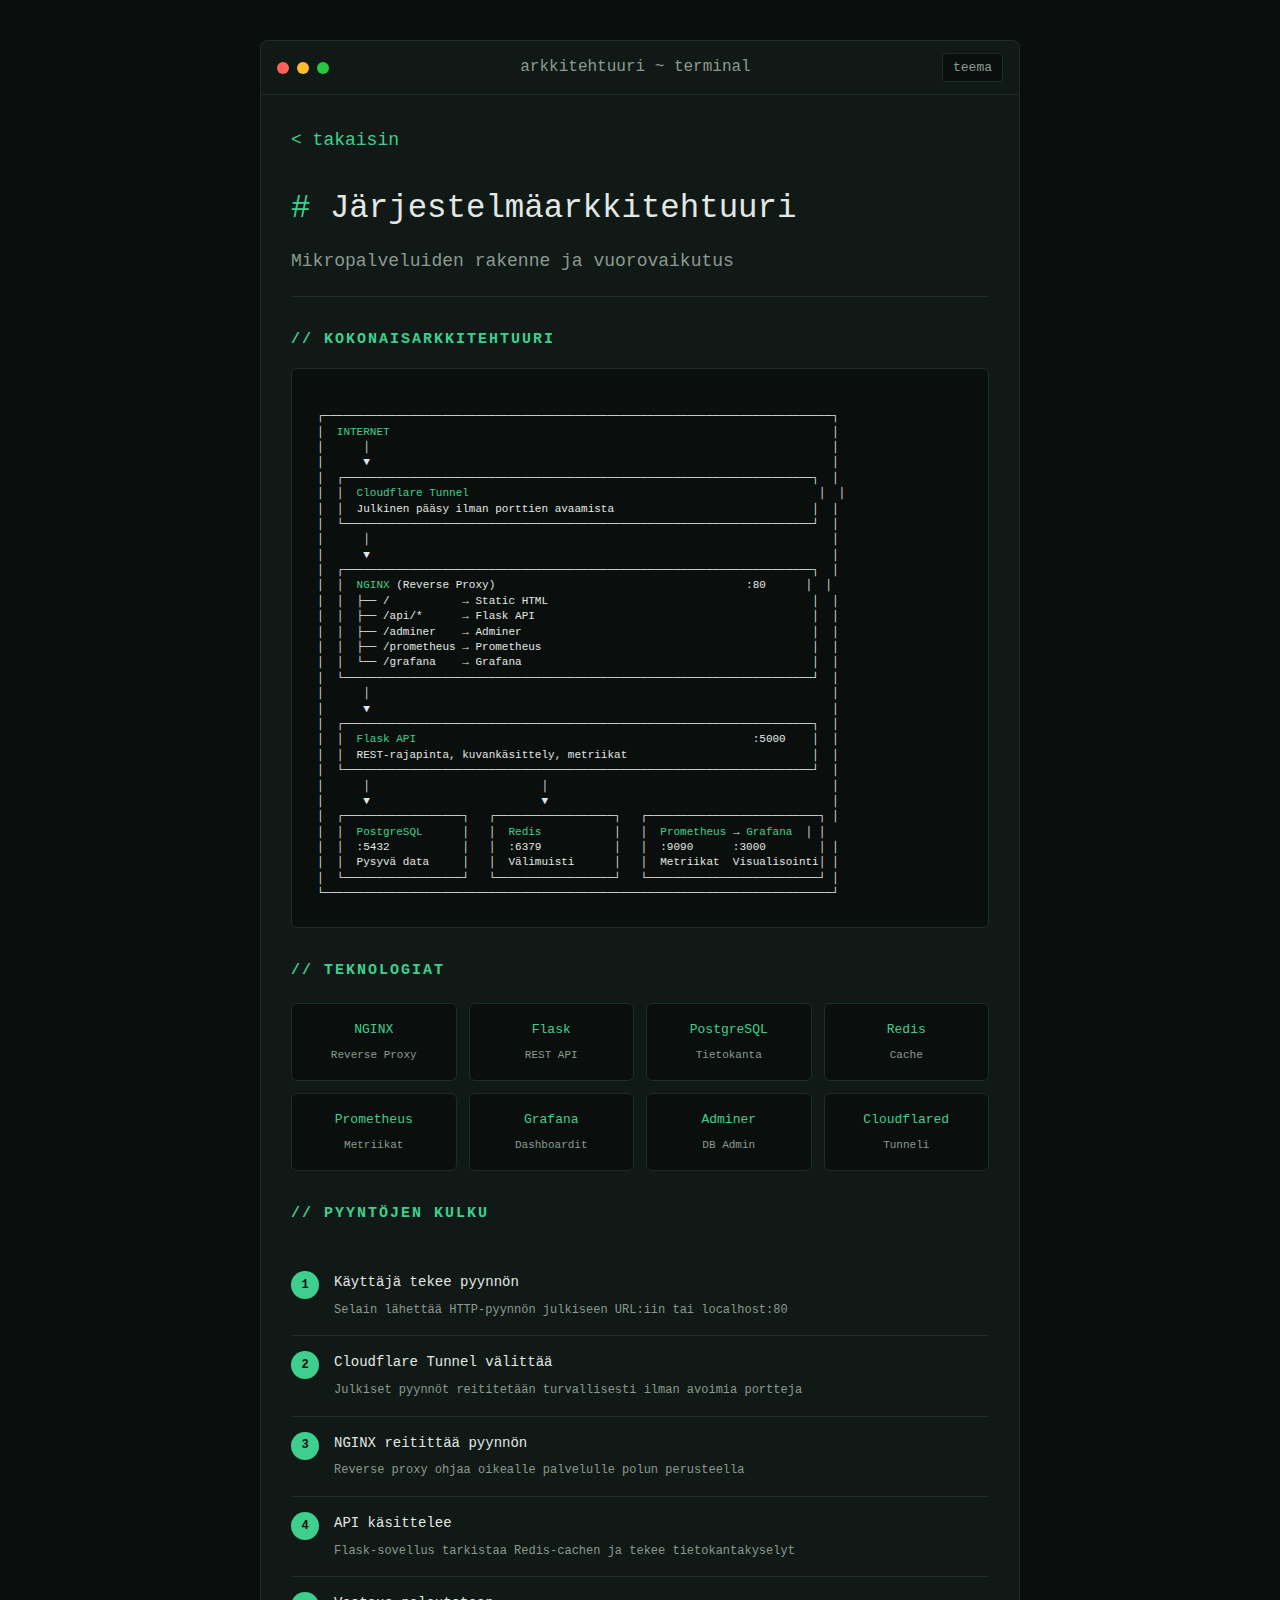
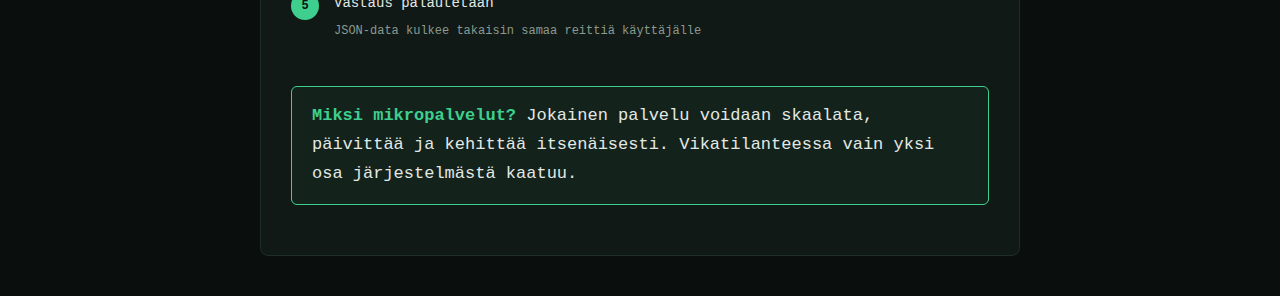
<file: html/arkkitehtuuri.html>
<!DOCTYPE html>
<html lang="fi" data-theme="dark">
<head>
    <meta charset="UTF-8">
    <meta name="viewport" content="width=device-width, initial-scale=1.0">
    <title>Arkkitehtuuri</title>
    <link rel="stylesheet" href="css/style.css">
    <style>
        /* Arkkitehtuuri-sivun omat tyylit */
        .arch-diagram {
            background: var(--bg-dark);
            border: 1px solid var(--border);
            border-radius: 6px;
            padding: 25px;
            font-size: 11px;
            overflow-x: auto;
            white-space: pre;
            line-height: 1.4;
            transition: background 0.3s, border-color 0.3s;
        }
        
        .flow-section {
            margin: 30px 0;
        }
        
        .flow-step {
            display: flex;
            gap: 15px;
            padding: 15px 0;
            border-bottom: 1px solid var(--border);
        }
        
        .flow-step:last-child { border-bottom: none; }
        
        .flow-num {
            width: 28px;
            height: 28px;
            background: var(--accent);
            color: var(--bg-dark);
            border-radius: 50%;
            display: flex;
            align-items: center;
            justify-content: center;
            font-size: 12px;
            font-weight: 600;
            flex-shrink: 0;
        }
        
        .flow-content h4 {
            color: var(--text);
            font-weight: 400;
            margin-bottom: 5px;
            font-size: 14px;
        }
        
        .flow-content h4::before { content: none; }
        
        .flow-content p {
            color: var(--text-dim);
            font-size: 12px;
            margin: 0;
        }
        
        .tech-grid {
            display: grid;
            grid-template-columns: repeat(auto-fit, minmax(160px, 1fr));
            gap: 12px;
            margin: 20px 0;
        }
        
        .tech-item {
            background: var(--bg-dark);
            border: 1px solid var(--border);
            border-radius: 6px;
            padding: 15px;
            text-align: center;
            transition: border-color 0.2s, background 0.3s;
        }
        
        .tech-item:hover { border-color: var(--accent); }
        
        .tech-name {
            color: var(--accent);
            font-size: 13px;
            margin-bottom: 5px;
        }
        
        .tech-role {
            color: var(--text-dim);
            font-size: 11px;
        }
    </style>
</head>
<body>
    <div class="container container-wide">
        <div class="terminal-header">
            <div class="terminal-dot dot-red"></div>
            <div class="terminal-dot dot-yellow"></div>
            <div class="terminal-dot dot-green"></div>
            <span class="terminal-title">arkkitehtuuri ~ terminal</span>
            <button class="theme-toggle" onclick="toggleTheme()">teema</button>
        </div>
        
        <div class="terminal-body">
            <a href="index.html" class="back-link">takaisin</a>
            
            <h1>Järjestelmäarkkitehtuuri</h1>
            <p class="subtitle">Mikropalveluiden rakenne ja vuorovaikutus</p>
            
            <h2 class="section-title">Kokonaisarkkitehtuuri</h2>
            
            <div class="arch-diagram">
┌─────────────────────────────────────────────────────────────────────────────┐
│  <span style="color: var(--accent);">INTERNET</span>                                                                   │
│      │                                                                      │
│      ▼                                                                      │
│  ┌───────────────────────────────────────────────────────────────────────┐  │
│  │  <span style="color: var(--accent);">Cloudflare Tunnel</span>                                                     │  │
│  │  Julkinen pääsy ilman porttien avaamista                              │  │
│  └───────────────────────────────────────────────────────────────────────┘  │
│      │                                                                      │
│      ▼                                                                      │
│  ┌───────────────────────────────────────────────────────────────────────┐  │
│  │  <span style="color: var(--accent);">NGINX</span> (Reverse Proxy)                                      :80      │  │
│  │  ├── /           → Static HTML                                        │  │
│  │  ├── /api/*      → Flask API                                          │  │
│  │  ├── /adminer    → Adminer                                            │  │
│  │  ├── /prometheus → Prometheus                                         │  │
│  │  └── /grafana    → Grafana                                            │  │
│  └───────────────────────────────────────────────────────────────────────┘  │
│      │                                                                      │
│      ▼                                                                      │
│  ┌───────────────────────────────────────────────────────────────────────┐  │
│  │  <span style="color: var(--accent);">Flask API</span>                                                   :5000    │  │
│  │  REST-rajapinta, kuvankäsittely, metriikat                            │  │
│  └───────────────────────────────────────────────────────────────────────┘  │
│      │                          │                                           │
│      ▼                          ▼                                           │
│  ┌──────────────────┐   ┌──────────────────┐   ┌──────────────────────────┐ │
│  │  <span style="color: var(--accent);">PostgreSQL</span>      │   │  <span style="color: var(--accent);">Redis</span>           │   │  <span style="color: var(--accent);">Prometheus</span> → <span style="color: var(--accent);">Grafana</span>  │ │
│  │  :5432           │   │  :6379           │   │  :9090      :3000        │ │
│  │  Pysyvä data     │   │  Välimuisti      │   │  Metriikat  Visualisointi│ │
│  └──────────────────┘   └──────────────────┘   └──────────────────────────┘ │
└─────────────────────────────────────────────────────────────────────────────┘</div>
            
            <h2 class="section-title">Teknologiat</h2>
            
            <div class="tech-grid">
                <div class="tech-item">
                    <div class="tech-name">NGINX</div>
                    <div class="tech-role">Reverse Proxy</div>
                </div>
                <div class="tech-item">
                    <div class="tech-name">Flask</div>
                    <div class="tech-role">REST API</div>
                </div>
                <div class="tech-item">
                    <div class="tech-name">PostgreSQL</div>
                    <div class="tech-role">Tietokanta</div>
                </div>
                <div class="tech-item">
                    <div class="tech-name">Redis</div>
                    <div class="tech-role">Cache</div>
                </div>
                <div class="tech-item">
                    <div class="tech-name">Prometheus</div>
                    <div class="tech-role">Metriikat</div>
                </div>
                <div class="tech-item">
                    <div class="tech-name">Grafana</div>
                    <div class="tech-role">Dashboardit</div>
                </div>
                <div class="tech-item">
                    <div class="tech-name">Adminer</div>
                    <div class="tech-role">DB Admin</div>
                </div>
                <div class="tech-item">
                    <div class="tech-name">Cloudflared</div>
                    <div class="tech-role">Tunneli</div>
                </div>
            </div>
            
            <h2 class="section-title">Pyyntöjen kulku</h2>
            
            <div class="flow-section">
                <div class="flow-step">
                    <div class="flow-num">1</div>
                    <div class="flow-content">
                        <h4>Käyttäjä tekee pyynnön</h4>
                        <p>Selain lähettää HTTP-pyynnön julkiseen URL:iin tai localhost:80</p>
                    </div>
                </div>
                <div class="flow-step">
                    <div class="flow-num">2</div>
                    <div class="flow-content">
                        <h4>Cloudflare Tunnel välittää</h4>
                        <p>Julkiset pyynnöt reititetään turvallisesti ilman avoimia portteja</p>
                    </div>
                </div>
                <div class="flow-step">
                    <div class="flow-num">3</div>
                    <div class="flow-content">
                        <h4>NGINX reitittää pyynnön</h4>
                        <p>Reverse proxy ohjaa oikealle palvelulle polun perusteella</p>
                    </div>
                </div>
                <div class="flow-step">
                    <div class="flow-num">4</div>
                    <div class="flow-content">
                        <h4>API käsittelee</h4>
                        <p>Flask-sovellus tarkistaa Redis-cachen ja tekee tietokantakyselyt</p>
                    </div>
                </div>
                <div class="flow-step">
                    <div class="flow-num">5</div>
                    <div class="flow-content">
                        <h4>Vastaus palautetaan</h4>
                        <p>JSON-data kulkee takaisin samaa reittiä käyttäjälle</p>
                    </div>
                </div>
            </div>
            
            <div class="info-box">
                <strong>Miksi mikropalvelut?</strong> Jokainen palvelu voidaan skaalata, päivittää 
                ja kehittää itsenäisesti. Vikatilanteessa vain yksi osa järjestelmästä kaatuu.
            </div>
        </div>
    </div>
    <script src="js/theme.js"></script>
</body>
</html>
</file>
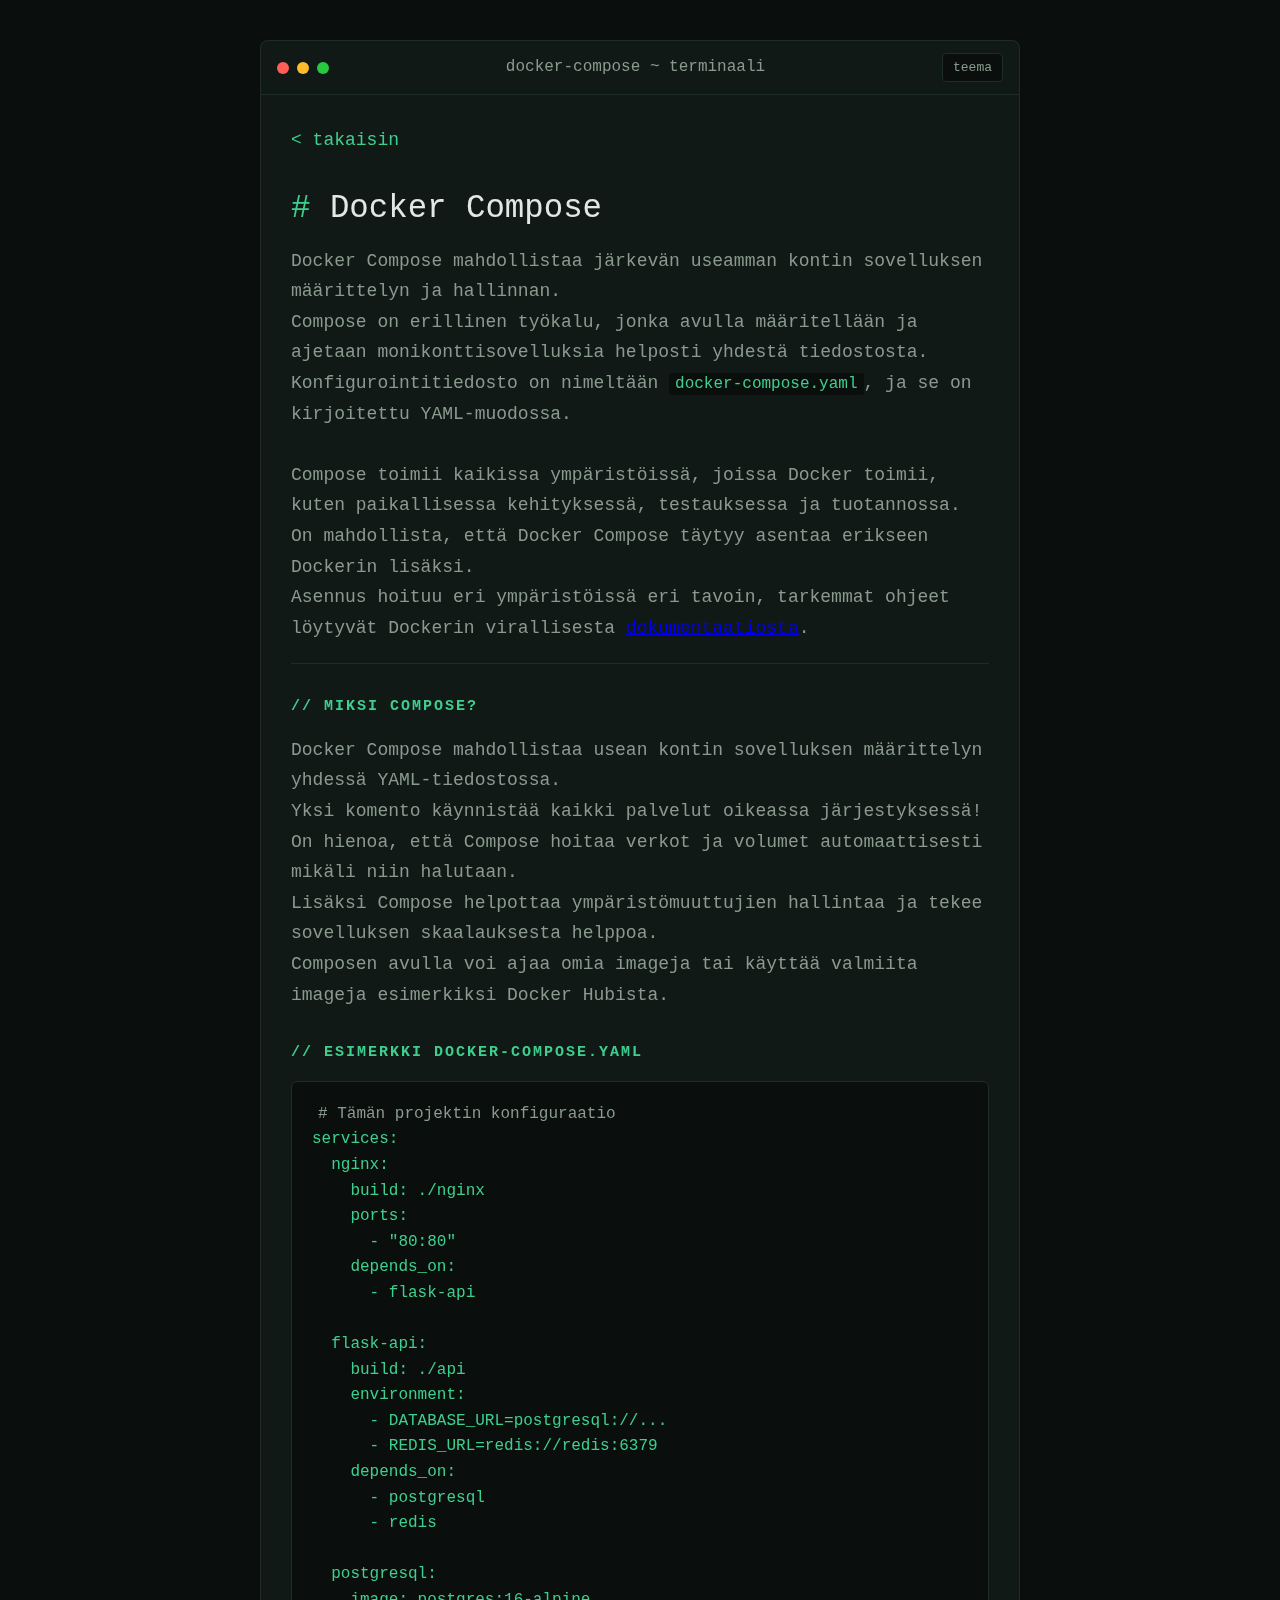
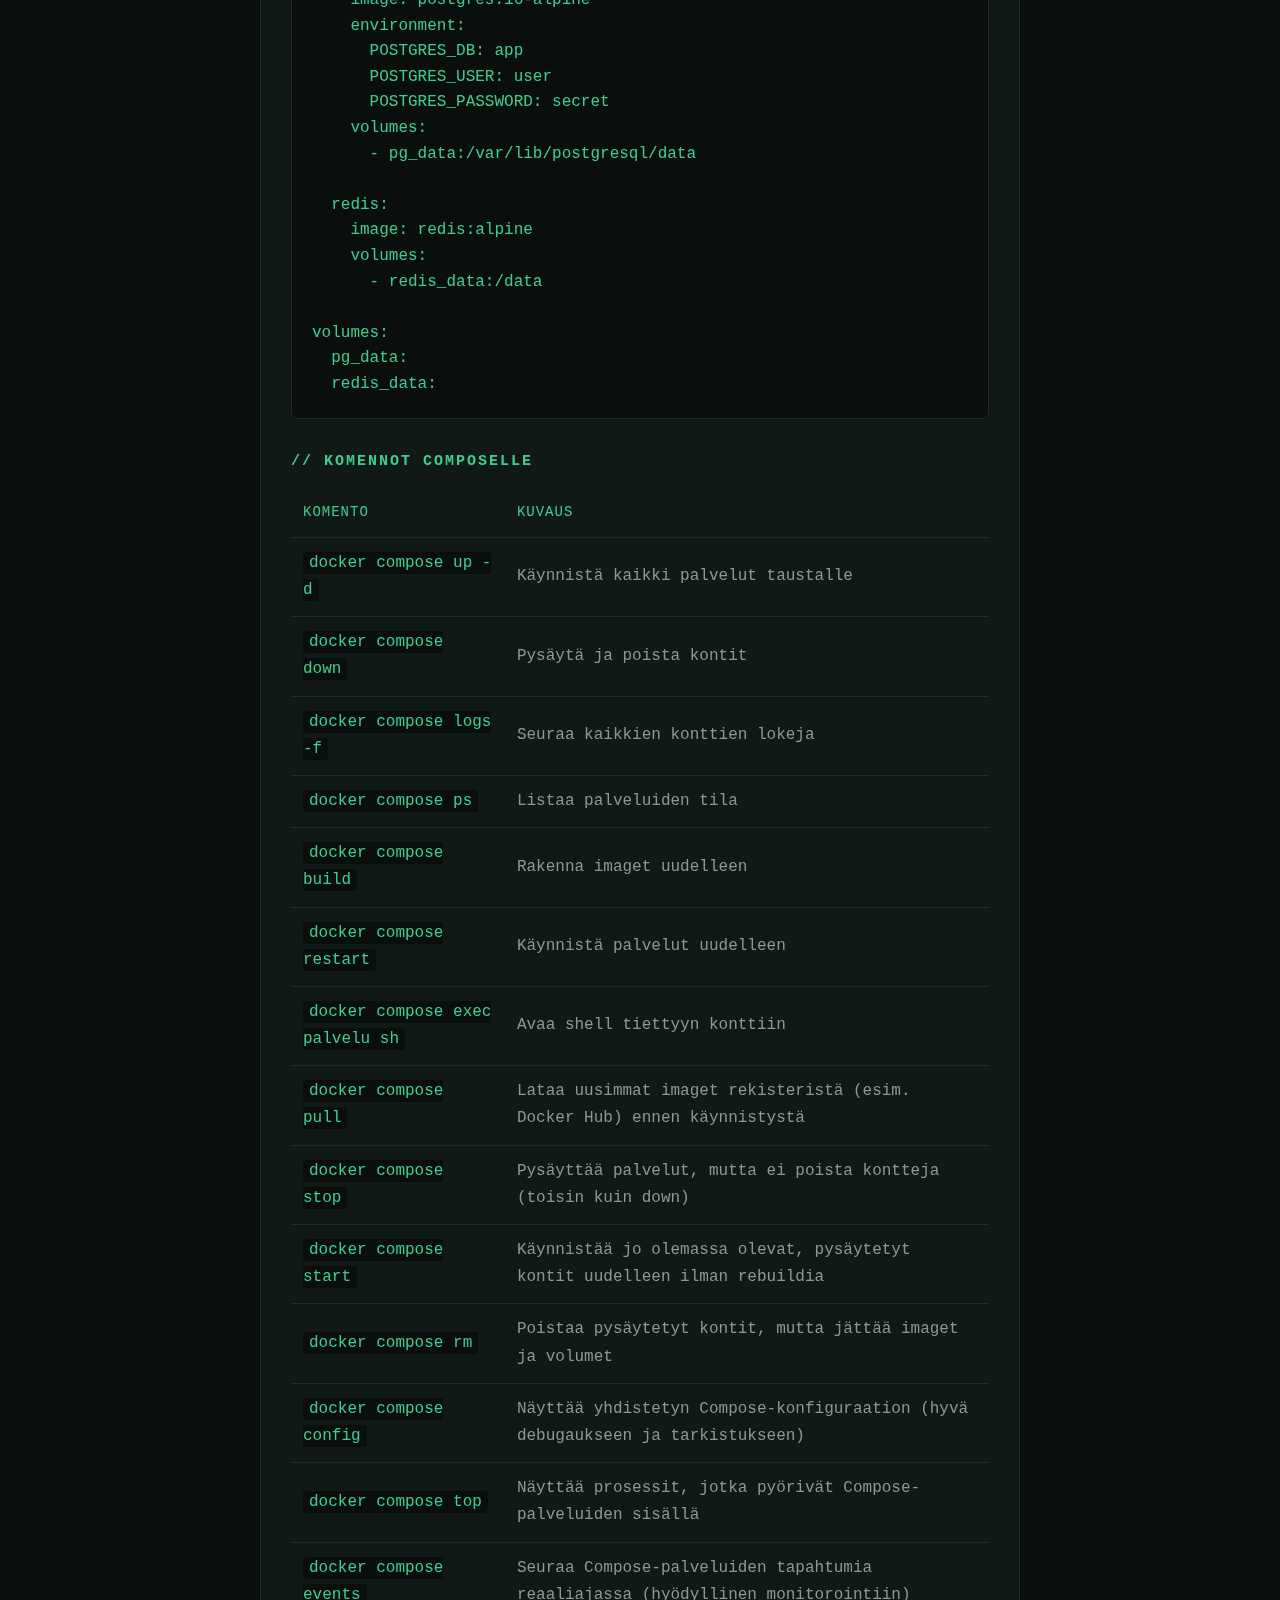
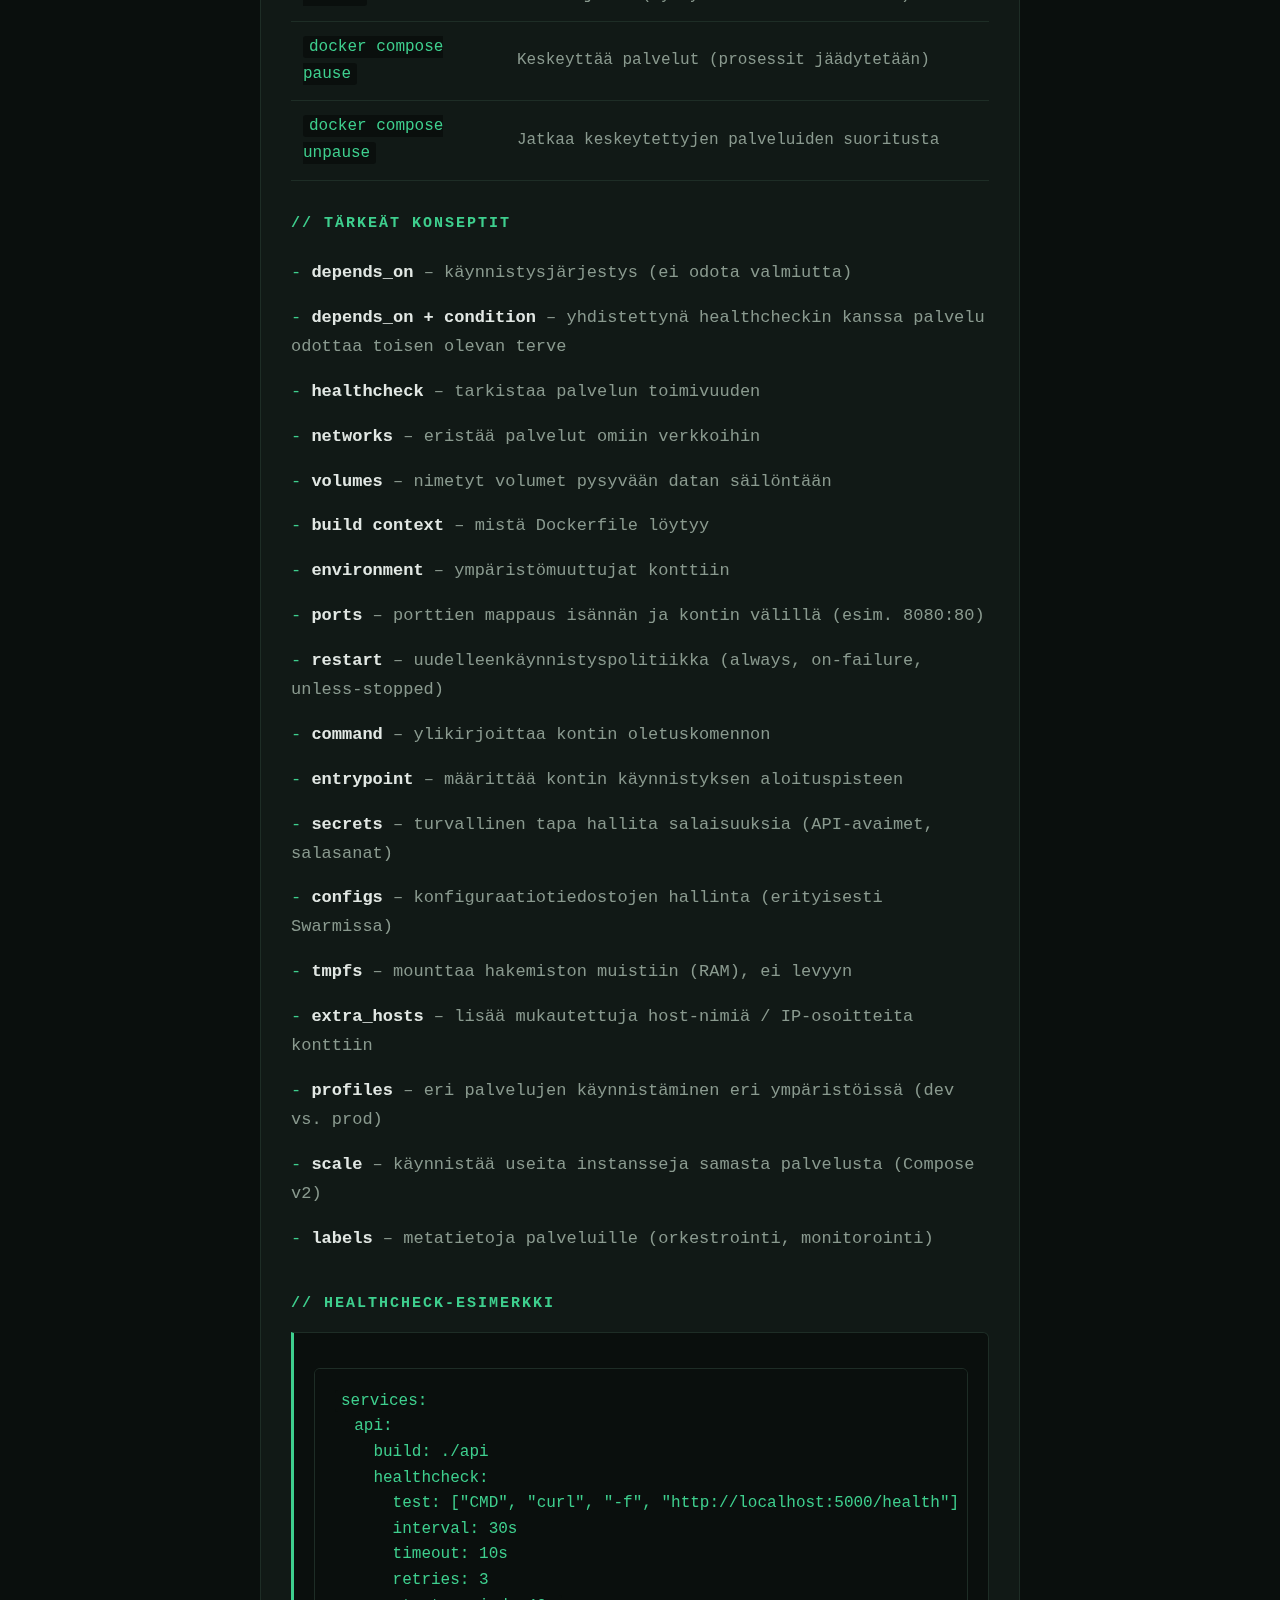
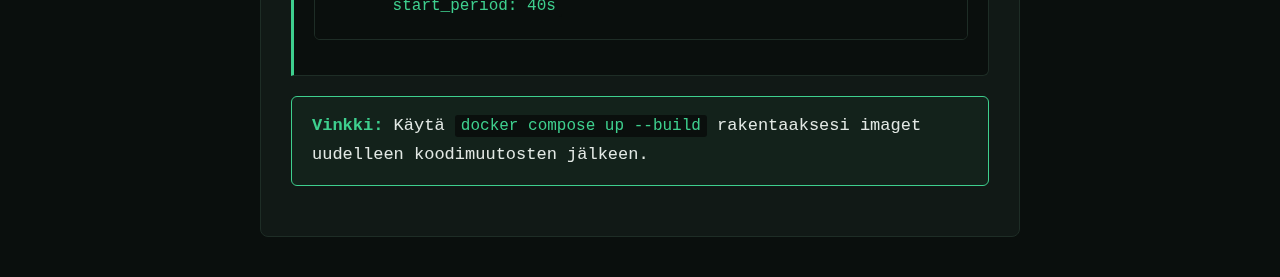
<file: html/compose.html>
<!DOCTYPE html>
<html lang="fi" data-theme="dark">
<head>
    <meta charset="UTF-8">
    <meta name="viewport" content="width=device-width, initial-scale=1.0">
    <title>Docker Compose</title>
    <link rel="stylesheet" href="css/style.css">
</head>
<body>
    <div class="container container-wide">
        <div class="terminal-header">
            <div class="terminal-dot dot-red"></div>
            <div class="terminal-dot dot-yellow"></div>
            <div class="terminal-dot dot-green"></div>
            <span class="terminal-title">docker-compose ~ terminaali</span>
            <button class="theme-toggle" onclick="toggleTheme()">teema</button>
        </div>
        
        <div class="terminal-body">
            <a href="index.html" class="back-link">takaisin</a>
            
            <h1>Docker Compose</h1>
            <p class="subtitle" style="white-space: pre-line;">Docker Compose mahdollistaa järkevän useamman kontin sovelluksen määrittelyn ja hallinnan.
                Compose on erillinen työkalu, jonka avulla määritellään ja ajetaan monikonttisovelluksia helposti yhdestä tiedostosta.
                Konfigurointitiedosto on nimeltään <code>docker-compose.yaml</code>, ja se on kirjoitettu YAML-muodossa.
                
                Compose toimii kaikissa ympäristöissä, joissa Docker toimii, kuten paikallisessa kehityksessä, testauksessa ja tuotannossa.
                On mahdollista, että Docker Compose täytyy asentaa erikseen Dockerin lisäksi.
                Asennus hoituu eri ympäristöissä eri tavoin, tarkemmat ohjeet löytyvät Dockerin virallisesta <a href="https://docs.docker.com/compose/install/">dokumentaatiosta</a>.
            </p>
            
            <h2 class="section-title">Miksi Compose?</h2>
            <p style="white-space: pre-line;">Docker Compose mahdollistaa usean kontin sovelluksen määrittelyn yhdessä YAML-tiedostossa.
                Yksi komento käynnistää kaikki palvelut oikeassa järjestyksessä!
                On hienoa, että Compose hoitaa verkot ja volumet automaattisesti mikäli niin halutaan.
                Lisäksi Compose helpottaa ympäristömuuttujien hallintaa ja tekee sovelluksen skaalauksesta helppoa.
                Composen avulla voi ajaa omia imageja tai käyttää valmiita imageja esimerkiksi Docker Hubista.
            </p>
            
            <h2 class="section-title">Esimerkki docker-compose.yaml</h2>
            
            <pre><code><span class="code-comment"># Tämän projektin konfiguraatio</span>
services:
  nginx:
    build: ./nginx
    ports:
      - "80:80"
    depends_on:
      - flask-api

  flask-api:
    build: ./api
    environment:
      - DATABASE_URL=postgresql://...
      - REDIS_URL=redis://redis:6379
    depends_on:
      - postgresql
      - redis

  postgresql:
    image: postgres:16-alpine
    environment:
      POSTGRES_DB: app
      POSTGRES_USER: user
      POSTGRES_PASSWORD: secret
    volumes:
      - pg_data:/var/lib/postgresql/data

  redis:
    image: redis:alpine
    volumes:
      - redis_data:/data

volumes:
  pg_data:
  redis_data:</code></pre>
            
            <h2 class="section-title">Komennot Composelle</h2>
            
            <table class="data-table">
                <thead>
                    <tr>
                        <th>Komento</th>
                        <th>Kuvaus</th>
                    </tr>
                </thead>
                <tbody>
                    <tr>
                        <td><code>docker compose up -d</code></td>
                        <td>Käynnistä kaikki palvelut taustalle</td>
                    </tr>
                    <tr>
                        <td><code>docker compose down</code></td>
                        <td>Pysäytä ja poista kontit</td>
                    </tr>
                    <tr>
                        <td><code>docker compose logs -f</code></td>
                        <td>Seuraa kaikkien konttien lokeja</td>
                    </tr>
                    <tr>
                        <td><code>docker compose ps</code></td>
                        <td>Listaa palveluiden tila</td>
                    </tr>
                    <tr>
                        <td><code>docker compose build</code></td>
                        <td>Rakenna imaget uudelleen</td>
                    </tr>
                    <tr>
                        <td><code>docker compose restart</code></td>
                        <td>Käynnistä palvelut uudelleen</td>
                    </tr>
                    <tr>
                        <td><code>docker compose exec palvelu sh</code></td>
                        <td>Avaa shell tiettyyn konttiin</td>
                    </tr>
                    <tr>
                        <td><code>docker compose pull</code></td>
                        <td>Lataa uusimmat imaget rekisteristä (esim. Docker Hub) ennen käynnistystä</td>
                    </tr>
                    <tr>
                        <td><code>docker compose stop</code></td>
                        <td>Pysäyttää palvelut, mutta ei poista kontteja (toisin kuin down)</td>
                    </tr>
                    <tr>
                        <td><code>docker compose start</code></td>
                        <td>Käynnistää jo olemassa olevat, pysäytetyt kontit uudelleen ilman rebuildia</td>
                    </tr>
                    <tr>
                        <td><code>docker compose rm</code></td>
                        <td>Poistaa pysäytetyt kontit, mutta jättää imaget ja volumet</td>
                    </tr>
                    <tr>
                        <td><code>docker compose config</code></td>
                        <td>Näyttää yhdistetyn Compose-konfiguraation (hyvä debugaukseen ja tarkistukseen)</td>
                    </tr>
                    <tr>
                        <td><code>docker compose top</code></td>
                        <td>Näyttää prosessit, jotka pyörivät Compose-palveluiden sisällä</td>
                    </tr>
                    <tr>
                        <td><code>docker compose events</code></td>
                        <td>Seuraa Compose-palveluiden tapahtumia reaaliajassa (hyödyllinen monitorointiin)</td>
                    </tr>
                    <tr>
                        <td><code>docker compose pause</code></td>
                        <td>Keskeyttää palvelut (prosessit jäädytetään)</td>
                    </tr>
                    <tr>
                        <td><code>docker compose unpause</code></td>
                        <td>Jatkaa keskeytettyjen palveluiden suoritusta</td>
                    </tr>
                </tbody>
            </table>
            
            <h2 class="section-title">Tärkeät konseptit</h2>
            
            <ul>
                <li><strong>depends_on</strong> – käynnistysjärjestys (ei odota valmiutta)</li>
                <li><strong>depends_on + condition</strong> – yhdistettynä healthcheckin kanssa palvelu odottaa toisen olevan terve</li>
                <li><strong>healthcheck</strong> – tarkistaa palvelun toimivuuden</li>
                <li><strong>networks</strong> – eristää palvelut omiin verkkoihin</li>
                <li><strong>volumes</strong> – nimetyt volumet pysyvään datan säilöntään</li>
                <li><strong>build context</strong> – mistä Dockerfile löytyy</li>
                <li><strong>environment</strong> – ympäristömuuttujat konttiin</li>
                <li><strong>ports</strong> – porttien mappaus isännän ja kontin välillä (esim. 8080:80)</li>
                <li><strong>restart</strong> – uudelleenkäynnistyspolitiikka (always, on-failure, unless-stopped)</li>
                <li><strong>command</strong> – ylikirjoittaa kontin oletuskomennon</li>
                <li><strong>entrypoint</strong> – määrittää kontin käynnistyksen aloituspisteen</li>
                <li><strong>secrets</strong> – turvallinen tapa hallita salaisuuksia (API-avaimet, salasanat)</li>
                <li><strong>configs</strong> – konfiguraatiotiedostojen hallinta (erityisesti Swarmissa)</li>
                <li><strong>tmpfs</strong> – mounttaa hakemiston muistiin (RAM), ei levyyn</li>
                <li><strong>extra_hosts</strong> – lisää mukautettuja host-nimiä / IP-osoitteita konttiin</li>
                <li><strong>profiles</strong> – eri palvelujen käynnistäminen eri ympäristöissä (dev vs. prod)</li>
                <li><strong>scale</strong> – käynnistää useita instansseja samasta palvelusta (Compose v2)</li>
                <li><strong>labels</strong> – metatietoja palveluille (orkestrointi, monitorointi)</li>
            </ul>
            
            <h2 class="section-title">Healthcheck-esimerkki</h2>
            
            <div class="card card-accent">
                <pre><code>services:
  api:
    build: ./api
    healthcheck:
      test: ["CMD", "curl", "-f", "http://localhost:5000/health"]
      interval: 30s
      timeout: 10s
      retries: 3
      start_period: 40s</code></pre>
            </div>
            
            <div class="info-box" style="margin-top: 20px;">
                <strong>Vinkki:</strong> Käytä <code>docker compose up --build</code> rakentaaksesi 
                imaget uudelleen koodimuutosten jälkeen.
            </div>
        </div>
    </div>
    <script src="js/theme.js"></script>
</body>
</html>
</file>
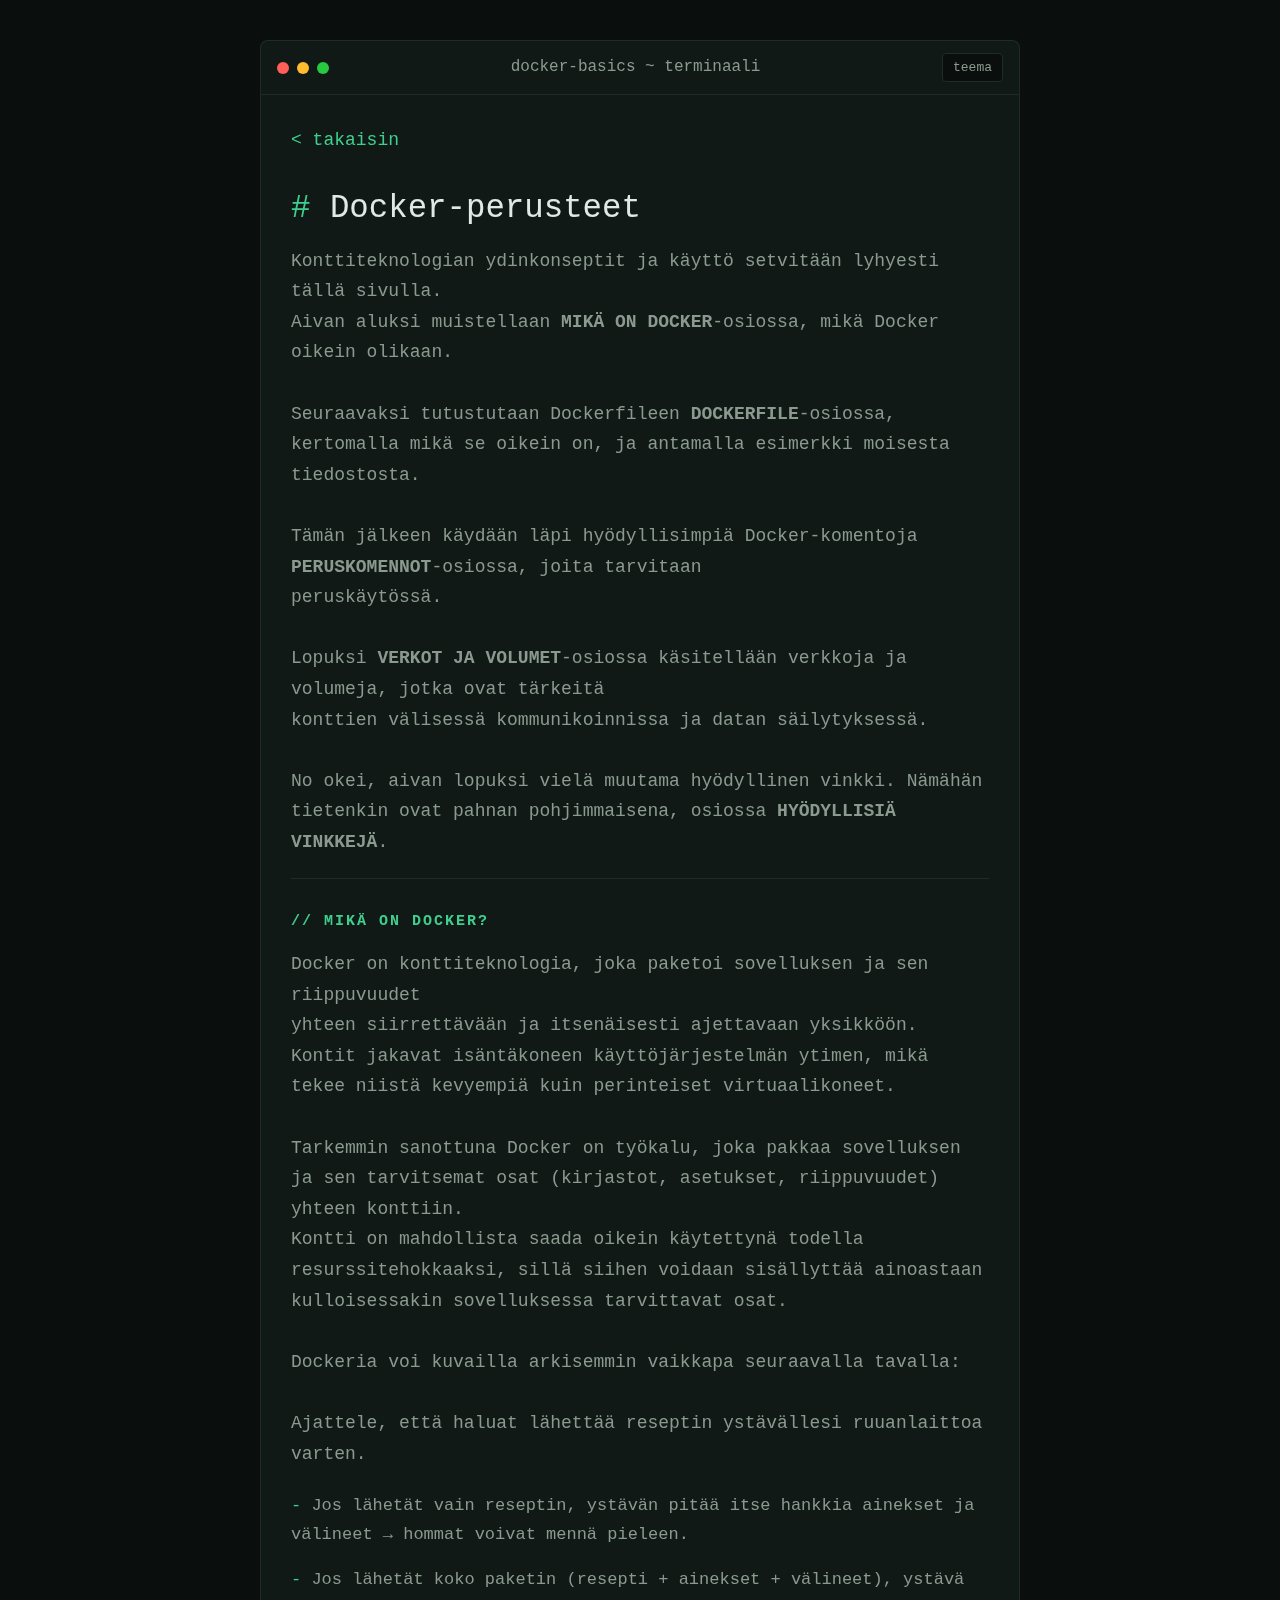
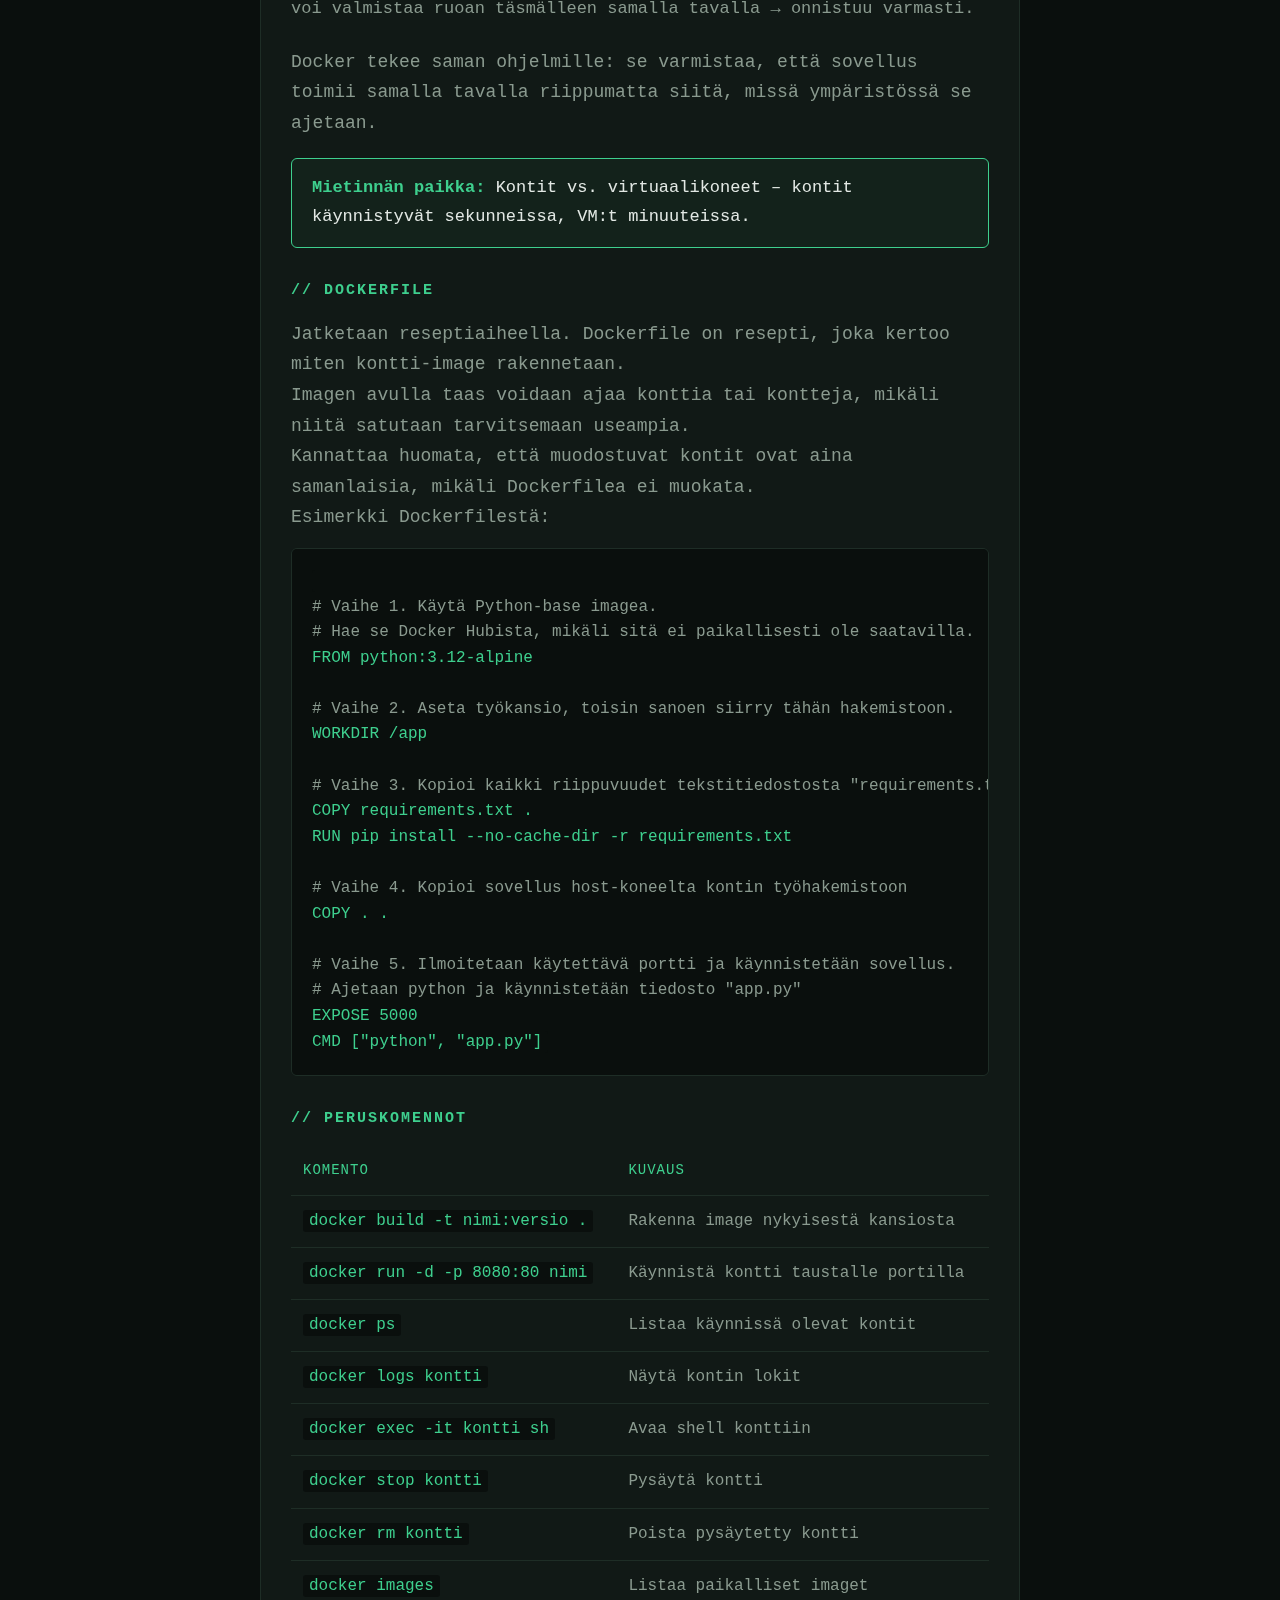
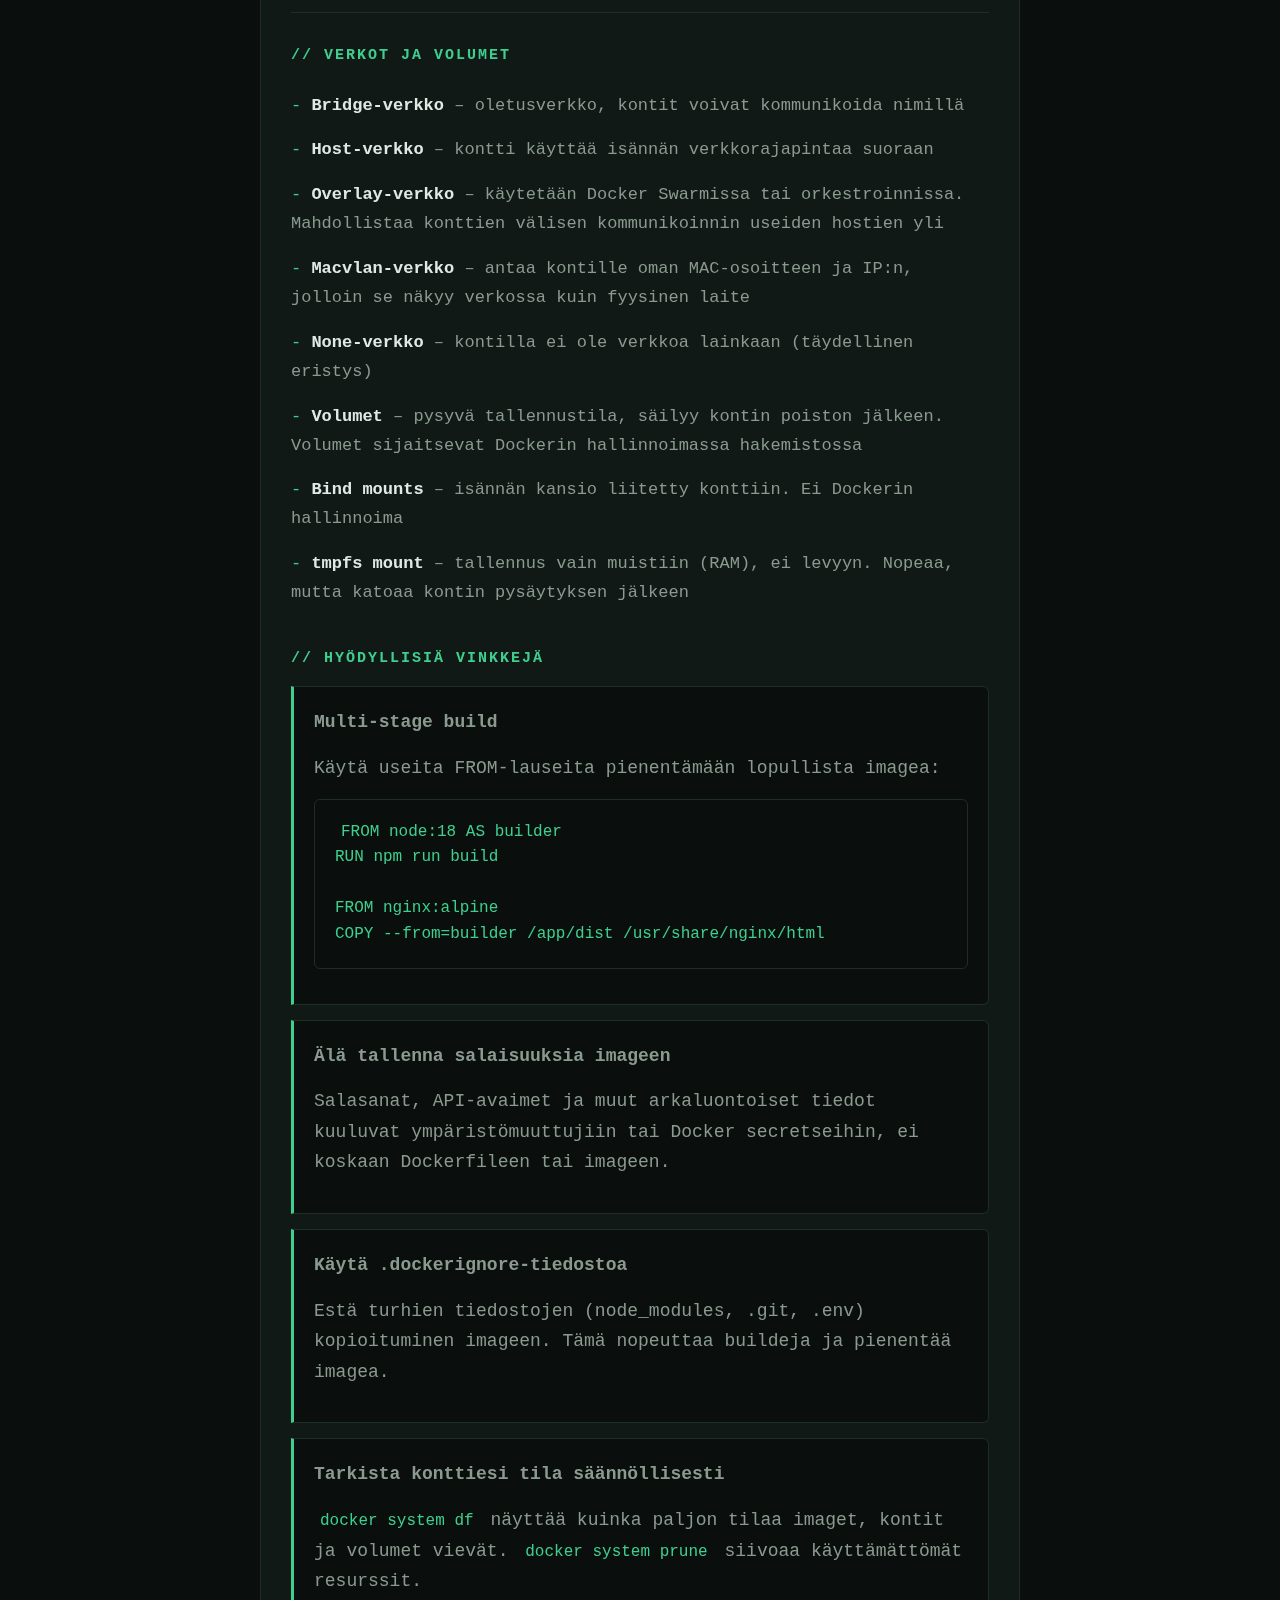
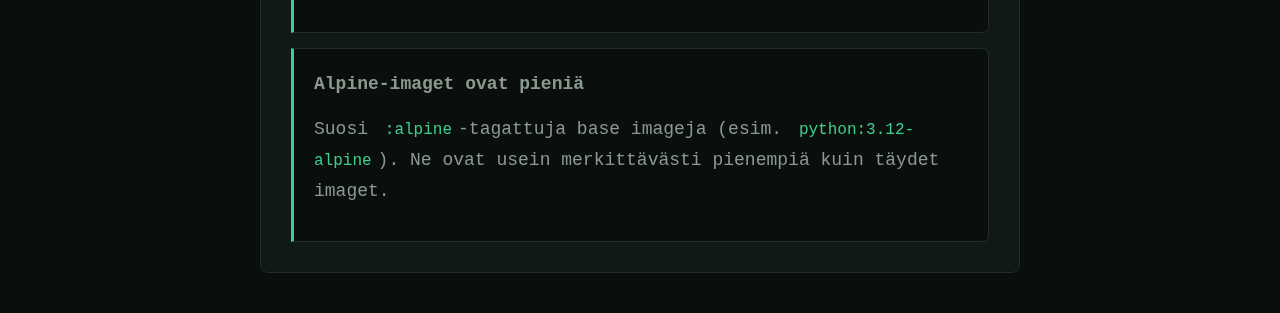
<file: html/docker.html>
<!DOCTYPE html>
<html lang="fi" data-theme="dark">
<head>
    <meta charset="UTF-8">
    <meta name="viewport" content="width=device-width, initial-scale=1.0">
    <title>Docker-perusteet</title>
    <link rel="stylesheet" href="css/style.css">
</head>
<body>
    <div class="container container-wide">
        <div class="terminal-header">
            <div class="terminal-dot dot-red"></div>
            <div class="terminal-dot dot-yellow"></div>
            <div class="terminal-dot dot-green"></div>
            <span class="terminal-title">docker-basics ~ terminaali</span>
            <button class="theme-toggle" onclick="toggleTheme()">teema</button>
        </div>
        
        <div class="terminal-body">
            <a href="index.html" class="back-link">takaisin</a>
            
            <h1>Docker-perusteet</h1>
            <p class="subtitle" style="white-space: pre-line;">Konttiteknologian ydinkonseptit ja käyttö setvitään lyhyesti tällä sivulla.
                Aivan aluksi muistellaan <b>MIKÄ ON DOCKER</b>-osiossa, mikä Docker oikein olikaan.
                
                Seuraavaksi tutustutaan Dockerfileen <b>DOCKERFILE</b>-osiossa,
                kertomalla mikä se oikein on, ja antamalla esimerkki moisesta tiedostosta.

                Tämän jälkeen käydään läpi hyödyllisimpiä Docker-komentoja <b>PERUSKOMENNOT</b>-osiossa, joita tarvitaan
                peruskäytössä.
                
                Lopuksi <b>VERKOT JA VOLUMET</b>-osiossa käsitellään verkkoja ja volumeja, jotka ovat tärkeitä
                konttien välisessä kommunikoinnissa ja datan säilytyksessä.

                No okei, aivan lopuksi vielä muutama hyödyllinen vinkki. Nämähän tietenkin ovat pahnan pohjimmaisena, osiossa <b>HYÖDYLLISIÄ VINKKEJÄ</b>.
            </p>
            
            <h2 class="section-title">Mikä on Docker?</h2>
            <p style="white-space: pre-line;">Docker on konttiteknologia, joka paketoi sovelluksen ja sen riippuvuudet
                yhteen siirrettävään ja itsenäisesti ajettavaan yksikköön. Kontit jakavat isäntäkoneen käyttöjärjestelmän ytimen, mikä tekee niistä kevyempiä kuin perinteiset virtuaalikoneet.

                Tarkemmin sanottuna Docker on työkalu, joka pakkaa sovelluksen ja sen tarvitsemat osat (kirjastot, asetukset, riippuvuudet) yhteen konttiin.
                Kontti on mahdollista saada oikein käytettynä todella resurssitehokkaaksi, sillä siihen voidaan sisällyttää ainoastaan kulloisessakin sovelluksessa tarvittavat osat.

                Dockeria voi kuvailla arkisemmin vaikkapa seuraavalla tavalla:                               
                
                Ajattele, että haluat lähettää reseptin ystävällesi ruuanlaittoa varten.
                <ul class="icon-list">
                    <li><span class="dot"></span> Jos lähetät vain reseptin, ystävän pitää itse hankkia ainekset ja välineet → hommat voivat mennä pieleen.</li>
                    <li><span class="dot"></span> Jos lähetät koko paketin (resepti + ainekset + välineet), ystävä voi valmistaa ruoan täsmälleen samalla tavalla → onnistuu varmasti.</li>
                </ul>
                <p>Docker tekee saman ohjelmille: se varmistaa, että sovellus toimii samalla tavalla riippumatta siitä, missä ympäristössä se ajetaan.</p>
            </p>
            
            <div class="info-box">
                <strong>Mietinnän paikka:</strong> Kontit vs. virtuaalikoneet – kontit käynnistyvät sekunneissa, 
                VM:t minuuteissa.
            </div>
            
            <h2 class="section-title">Dockerfile</h2>
            <p style="white-space: pre-line;">Jatketaan reseptiaiheella. Dockerfile on resepti, joka kertoo miten kontti-image rakennetaan.
                Imagen avulla taas voidaan ajaa konttia tai kontteja, mikäli niitä satutaan tarvitsemaan useampia.
                Kannattaa huomata, että muodostuvat kontit ovat aina samanlaisia, mikäli Dockerfilea ei muokata.
                Esimerkki Dockerfilestä:
            </p>
            
            <pre><code><span class="code-comment">
# Vaihe 1. Käytä Python-base imagea.
# Hae se Docker Hubista, mikäli sitä ei paikallisesti ole saatavilla.</span>
FROM python:3.12-alpine

<span class="code-comment"># Vaihe 2. Aseta työkansio, toisin sanoen siirry tähän hakemistoon.</span>
WORKDIR /app

<span class="code-comment"># Vaihe 3. Kopioi kaikki riippuvuudet tekstitiedostosta "requirements.txt" (cache-optimointi)</span>
COPY requirements.txt .
RUN pip install --no-cache-dir -r requirements.txt

<span class="code-comment"># Vaihe 4. Kopioi sovellus host-koneelta kontin työhakemistoon</span>
COPY . .

<span class="code-comment"># Vaihe 5. Ilmoitetaan käytettävä portti ja käynnistetään sovellus.
# Ajetaan python ja käynnistetään tiedosto "app.py"</span>
EXPOSE 5000
CMD ["python", "app.py"]</code></pre>
            
            <h2 class="section-title">Peruskomennot</h2>
            
            <table class="data-table">
                <thead>
                    <tr>
                        <th>Komento</th>
                        <th>Kuvaus</th>
                    </tr>
                </thead>
                <tbody>
                    <tr>
                        <td><code>docker build -t nimi:versio .</code></td>
                        <td>Rakenna image nykyisestä kansiosta</td>
                    </tr>
                    <tr>
                        <td><code>docker run -d -p 8080:80 nimi</code></td>
                        <td>Käynnistä kontti taustalle portilla</td>
                    </tr>
                    <tr>
                        <td><code>docker ps</code></td>
                        <td>Listaa käynnissä olevat kontit</td>
                    </tr>
                    <tr>
                        <td><code>docker logs kontti</code></td>
                        <td>Näytä kontin lokit</td>
                    </tr>
                    <tr>
                        <td><code>docker exec -it kontti sh</code></td>
                        <td>Avaa shell konttiin</td>
                    </tr>
                    <tr>
                        <td><code>docker stop kontti</code></td>
                        <td>Pysäytä kontti</td>
                    </tr>
                    <tr>
                        <td><code>docker rm kontti</code></td>
                        <td>Poista pysäytetty kontti</td>
                    </tr>
                    <tr>
                        <td><code>docker images</code></td>
                        <td>Listaa paikalliset imaget</td>
                    </tr>
                </tbody>
            </table>
            
            <h2 class="section-title">Verkot ja volumet</h2>
            
            <ul>
                <li><strong>Bridge-verkko</strong> – oletusverkko, kontit voivat kommunikoida nimillä</li>
                <li><strong>Host-verkko</strong> – kontti käyttää isännän verkkorajapintaa suoraan</li>
                <li><strong>Overlay-verkko</strong> – käytetään Docker Swarmissa tai orkestroinnissa. Mahdollistaa konttien välisen kommunikoinnin useiden hostien yli</li>
                <li><strong>Macvlan-verkko</strong> – antaa kontille oman MAC-osoitteen ja IP:n, jolloin se näkyy verkossa kuin fyysinen laite</li>
                <li><strong>None-verkko</strong> – kontilla ei ole verkkoa lainkaan (täydellinen eristys)</li>
                <li><strong>Volumet</strong> – pysyvä tallennustila, säilyy kontin poiston jälkeen. Volumet sijaitsevat Dockerin hallinnoimassa hakemistossa</li>
                <li><strong>Bind mounts</strong> – isännän kansio liitetty konttiin. Ei Dockerin hallinnoima</li>
                <li><strong>tmpfs mount</strong> – tallennus vain muistiin (RAM), ei levyyn. Nopeaa, mutta katoaa kontin pysäytyksen jälkeen</li>
            </ul>
            
            <h2 class="section-title">Hyödyllisiä vinkkejä</h2>
            
            <div class="card card-accent">
                <p><strong>Multi-stage build</strong></p>
                <p style="margin-top: 8px;">Käytä useita FROM-lauseita pienentämään lopullista imagea:</p>
                <pre style="margin-top: 10px;"><code>FROM node:18 AS builder
RUN npm run build

FROM nginx:alpine
COPY --from=builder /app/dist /usr/share/nginx/html</code></pre>
            </div>
            
            <div class="card card-accent" style="margin-top: 15px;">
                <p><strong>Älä tallenna salaisuuksia imageen</strong></p>
                <p style="margin-top: 8px;">Salasanat, API-avaimet ja muut arkaluontoiset tiedot kuuluvat ympäristömuuttujiin tai Docker secretseihin, ei koskaan Dockerfileen tai imageen.</p>
            </div>
            
            <div class="card card-accent" style="margin-top: 15px;">
                <p><strong>Käytä .dockerignore-tiedostoa</strong></p>
                <p style="margin-top: 8px;">Estä turhien tiedostojen (node_modules, .git, .env) kopioituminen imageen. Tämä nopeuttaa buildeja ja pienentää imagea.</p>
            </div>
            
            <div class="card card-accent" style="margin-top: 15px;">
                <p><strong>Tarkista konttiesi tila säännöllisesti</strong></p>
                <p style="margin-top: 8px;"><code>docker system df</code> näyttää kuinka paljon tilaa imaget, kontit ja volumet vievät. <code>docker system prune</code> siivoaa käyttämättömät resurssit.</p>
            </div>
            
            <div class="card card-accent" style="margin-top: 15px;">
                <p><strong>Alpine-imaget ovat pieniä</strong></p>
                <p style="margin-top: 8px;">Suosi <code>:alpine</code>-tagattuja base imageja (esim. <code>python:3.12-alpine</code>). Ne ovat usein merkittävästi pienempiä kuin täydet imaget.</p>
            </div>
        </div>
    </div>
    <script src="js/theme.js"></script>
</body>
</html>
</file>
<file: html/css/style.css>
/* Docker Mikropalvelut - Yhteinen tyylitiedosto kaikille sivuille
Tässä sivussa on tyyliä, joten materiaalia on turkasen paljon*/

:root {
    --bg-dark: #0a0f0d;
    --bg-card: #111916;
    --border: #1e2d26;
    --accent: #3ecf8e;
    --accent-dim: #2a9d6e;
    --text: #e2e8e4;
    --text-dim: #8a9a8f;
    --danger: #ef4444;
    --warning: #f59e0b;
    --font-mono: 'SF Mono', 'Fira Code', 'Consolas', monospace;
}

[data-theme="light"] {
    --bg-dark: #f5f7f6;
    --bg-card: #ffffff;
    --border: #d1d9d5;
    --accent: #2a9d6e;
    --accent-dim: #3ecf8e;
    --text: #1a1f1c;
    --text-dim: #5a6a5f;
}

* { box-sizing: border-box; margin: 0; padding: 0; }

body { 
    font-family: var(--font-mono);
    background: var(--bg-dark);
    color: var(--text);
    min-height: 100vh;
    line-height: 1.7;
    font-size: 18px;
    transition: background 0.3s, color 0.3s;
}

/* Container */
.container {
    max-width: 900px;
    margin: 0 auto;
    padding: 40px 20px;
}

.container-narrow {
    max-width: 700px;
}

.container-wide {
    max-width: 800px;
}

/* Terminal Header */
.terminal-header {
    display: flex;
    align-items: center;
    gap: 8px;
    padding: 12px 16px;
    background: var(--bg-card);
    border: 1px solid var(--border);
    border-bottom: none;
    border-radius: 8px 8px 0 0;
    transition: background 0.3s, border-color 0.3s;
}

.terminal-dot {
    width: 12px;
    height: 12px;
    border-radius: 50%;
}

.dot-red { background: #ff5f57; }
.dot-yellow { background: #febc2e; }
.dot-green { background: #28c840; }

.terminal-title {
    flex: 1;
    text-align: center;
    color: var(--text-dim);
    font-size: 16px;
}

/* Theme Toggle */
.theme-toggle {
    background: var(--bg-dark);
    border: 1px solid var(--border);
    border-radius: 4px;
    padding: 6px 10px;
    color: var(--text-dim);
    font-family: var(--font-mono);
    font-size: 13px;
    cursor: pointer;
    transition: all 0.2s;
}

.theme-toggle:hover {
    border-color: var(--accent);
    color: var(--accent);
}

/* Terminal Body */
.terminal-body {
    background: var(--bg-card);
    border: 1px solid var(--border);
    border-radius: 0 0 8px 8px;
    padding: 30px;
    transition: background 0.3s, border-color 0.3s;
}

/* Back Link */
.back-link {
    display: inline-block;
    margin-bottom: 25px;
    color: var(--accent);
    text-decoration: none;
    font-size: 18px;
}

.back-link:hover { text-decoration: underline; }
.back-link::before { content: '< '; }

/* Headings */
h1 {
    font-size: 1.8em;
    font-weight: 400;
    color: var(--text);
    margin-bottom: 10px;
}

h1::before { content: '# '; color: var(--accent); }

.subtitle {
    color: var(--text-dim);
    font-size: 18px;
    margin-bottom: 30px;
    padding-bottom: 20px;
    border-bottom: 1px solid var(--border);
}

/* Section Title */
.section-title {
    color: var(--accent);
    font-size: 15px;
    text-transform: uppercase;
    letter-spacing: 2px;
    margin: 30px 0 15px;
}

.section-title::before { content: '// '; }

/* Paragraphs */
p {
    color: var(--text-dim);
    font-size: 18px;
    margin-bottom: 15px;
}

/* Code Blocks */
pre {
    background: var(--bg-dark);
    border: 1px solid var(--border);
    border-radius: 6px;
    padding: 20px;
    overflow-x: auto;
    font-size: 15px;
    margin: 15px 0;
    line-height: 1.6;
    transition: background 0.3s, border-color 0.3s;
}

code {
    color: var(--accent);
    background: var(--bg-dark);
    padding: 2px 6px;
    border-radius: 3px;
    font-size: 16px;
}

.code-comment {
    color: var(--text-dim);
}

/* Lists */
ul {
    list-style: none;
    margin: 15px 0;
}

ul li {
    padding: 8px 0;
    color: var(--text-dim);
    font-size: 17px;
}

ul li::before {
    content: '- ';
    color: var(--accent);
}

ul li strong {
    color: var(--text);
}

/* Buttons */
.btn {
    padding: 12px 24px;
    background: var(--accent);
    color: var(--bg-dark);
    border: none;
    border-radius: 6px;
    font-family: var(--font-mono);
    font-size: 16px;
    font-weight: 600;
    cursor: pointer;
    transition: opacity 0.2s, transform 0.2s;
}

.btn:hover {
    opacity: 0.9;
    transform: translateY(-1px);
}

.btn-secondary {
    background: var(--bg-card);
    color: var(--text);
    border: 1px solid var(--border);
}

.btn-small {
    padding: 6px 12px;
    font-size: 14px;
    background: var(--bg-card);
    color: var(--text-dim);
    border: 1px solid var(--border);
}

.btn-small:hover {
    color: var(--text);
    border-color: var(--accent);
}

.btn-danger {
    color: var(--danger);
}

.btn-danger:hover {
    border-color: var(--danger);
    color: var(--danger);
}

.btn-warning {
    background: var(--warning);
}

/* Info Box */
.info-box {
    background: rgba(62, 207, 142, 0.05);
    border: 1px solid var(--accent);
    border-radius: 6px;
    padding: 15px 20px;
    margin: 20px 0;
    font-size: 17px;
    color: var(--text);
}

.info-box strong {
    color: var(--accent);
}

/* Data Table */
.data-table {
    width: 100%;
    border-collapse: collapse;
    margin: 15px 0;
    font-size: 16px;
}

.data-table th,
.data-table td {
    text-align: left;
    padding: 12px;
    border-bottom: 1px solid var(--border);
}

.data-table th {
    color: var(--accent);
    font-weight: 400;
    font-size: 14px;
    text-transform: uppercase;
    letter-spacing: 1px;
}

.data-table td { color: var(--text-dim); }
.data-table td:first-child { color: var(--text); }

/* Input Fields */
.input-field {
    flex: 1;
    padding: 12px 15px;
    background: var(--bg-dark);
    border: 1px solid var(--border);
    border-radius: 6px;
    color: var(--text);
    font-family: var(--font-mono);
    font-size: 18px;
    transition: border-color 0.2s, background 0.3s;
}

.input-field:focus {
    outline: none;
    border-color: var(--accent);
}

.input-field::placeholder {
    color: var(--text-dim);
}

/* Cards */
.card {
    background: var(--bg-dark);
    border: 1px solid var(--border);
    border-radius: 6px;
    padding: 20px;
    transition: background 0.3s, border-color 0.3s;
}

.card:hover {
    border-color: var(--accent);
}

.card-accent {
    border-left: 3px solid var(--accent);
    border-radius: 0 6px 6px 0;
}

/* Grid Layouts */
.grid {
    display: grid;
    gap: 15px;
}

.grid-2 {
    grid-template-columns: repeat(auto-fit, minmax(200px, 1fr));
}

.grid-3 {
    grid-template-columns: repeat(auto-fit, minmax(180px, 1fr));
}

.grid-4 {
    grid-template-columns: repeat(4, 1fr);
}

/* Stats */
.stats {
    display: flex;
    justify-content: center;
    gap: 40px;
    margin-bottom: 25px;
    padding: 20px;
    background: var(--bg-dark);
    border: 1px solid var(--border);
    border-radius: 6px;
    transition: background 0.3s, border-color 0.3s;
}

.stat { text-align: center; }

.stat-value {
    font-size: 1.8em;
    font-weight: 600;
    color: var(--accent);
}

.stat-label {
    font-size: 14px;
    color: var(--text-dim);
    text-transform: uppercase;
    letter-spacing: 1px;
}

/* Modal */
.modal-overlay {
    display: none;
    position: fixed;
    top: 0;
    left: 0;
    right: 0;
    bottom: 0;
    background: rgba(0,0,0,0.8);
    z-index: 100;
    align-items: center;
    justify-content: center;
}

.modal-overlay.show { display: flex; }

.modal {
    background: var(--bg-card);
    border: 1px solid var(--border);
    border-radius: 8px;
    padding: 25px;
    max-width: 400px;
    width: 90%;
    transition: background 0.3s, border-color 0.3s;
}

.modal h3 {
    color: var(--text);
    font-weight: 400;
    margin-bottom: 15px;
}

.modal h3::before { content: '// '; color: var(--accent); }

/* Loading & Empty States */
.loading,
.empty-msg {
    text-align: center;
    color: var(--text-dim);
    padding: 30px;
    font-size: 18px;
}

/* Responsive */
@media (max-width: 600px) {
    .container { padding: 20px 15px; }
    .terminal-body { padding: 20px; }
    .stats { gap: 20px; padding: 15px; }
    .stat-value { font-size: 1.4em; }
    .grid-4 { grid-template-columns: repeat(2, 1fr); }
}

@media (max-width: 400px) {
    .grid-4 { grid-template-columns: 1fr; }
}
</file>
